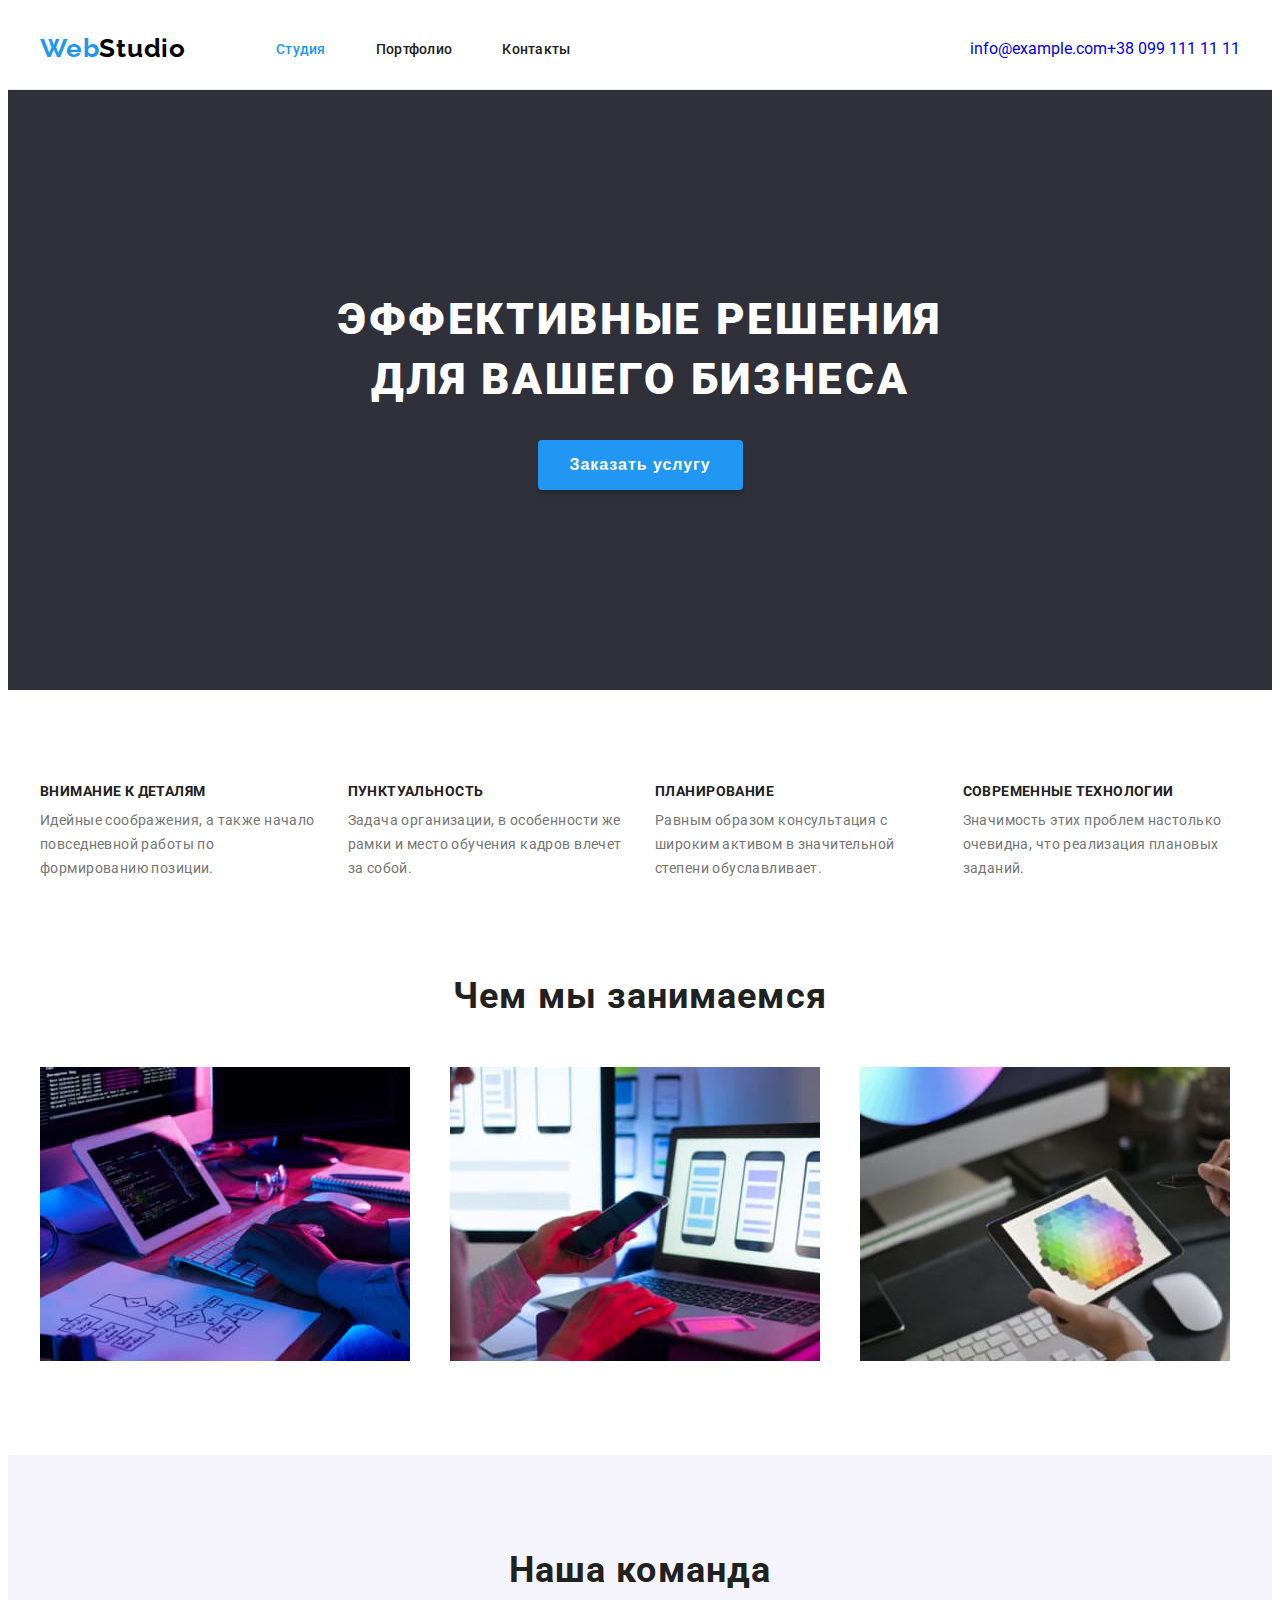
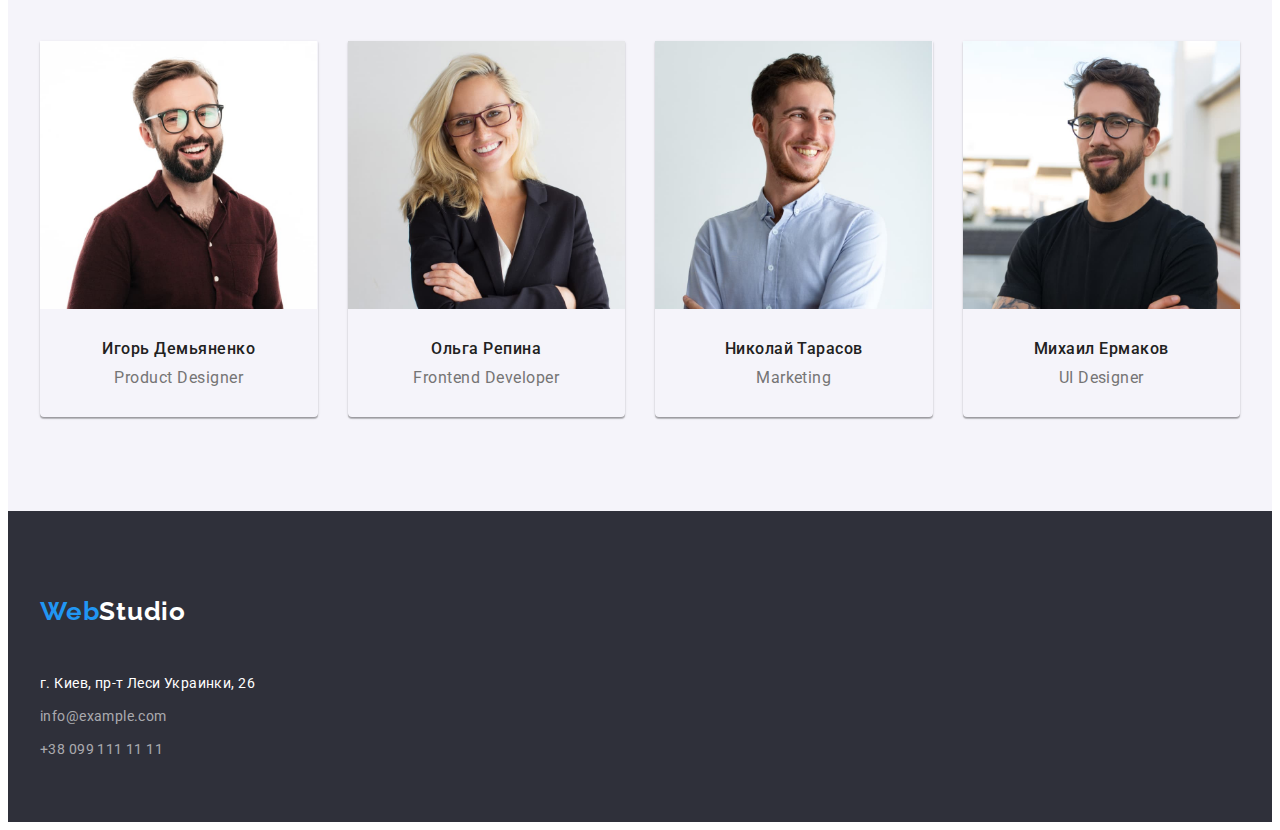
<file: index.html>
<!DOCTYPE html>
<html lang="ru">
<head>
    <meta charset="UTF-8">
    <meta http-equiv="X-UA-Compatible" content="IE=edge">
    <meta name="viewport" content="width=device-width, initial-scale=1.0">
    <title>WebStudio</title>
    <link rel="stylesheet" href="https://cdnjs.cloudflare.com/ajax/libs/modern-normalize/1.0.0/modern-normalize.css" integrity="sha512-Zx6MlUMKSVJoQ+83OwhdILe8cSEsCzfqThJd7J/VA2UrK6Ctj85p+xzqfyuNXE5B1k25uUdmJ2OzItbBy9GHAQ==" crossorigin="anonymous" />
    <link rel="preconnect" href="https://fonts.gstatic.com">
    <link href="https://fonts.googleapis.com/css2?family=Raleway:wght@700&family=Roboto:wght@400;500;700;900&display=swap" rel="stylesheet">
    <link rel="stylesheet" href="./css/styles.css">
</head>
<body>
    <header class="header">
        <div class="container">
            <nav class="header-navigation">
                <a class="link logo" href="/" lang="en">Web<span class="logo-text-white-theme">Studio</span></a>
                <ul class="list navigation-list">
                    <li class="navigation-item">
                        <a class="link navigation-link active-link" href="./index.html">Студия</a>
                    </li>
                    <li class="navigation-item">
                        <a class="link navigation-link" href="./portfolio.html">Портфолио</a>
                    </li>
                    <li class="navigation-item">
                        <a class="link navigation-link" href="">Контакты</a>
                    </li>
                </ul>
            </nav>
            <ul class="list contacts">
                <li><a class="link mail-link" href="mailto:info@example.com" lang="en">info@example.com</a></li>
                <li><a class="link tel-link" href="tel:+380991111111">+38 099 111 11 11</a></li>
            </ul>           
        </div>
    </header>
    <main class="main-container">
    <!--HERO-->
        <section class="hero">
            <div class="container hero-position">
                <h1 class="hero-title">Эффективные решения для вашего бизнеса</h1>
                <button class="modal-btn" type="button">Заказать услугу</button>
            </div>
        </section>
    <!--ADVANTAGE-->
        <section class="advantage">
            <div class="container">
                <h2 class="visually-hidden">Advantage</h2>
                <ul class="list advantage-list">
                    <li class="advantage-item">
                        <h3 class="advantage-item-title">Внимание к деталям</h3>
                        <p class="advantage-item-text">Идейные соображения, а также начало повседневной работы по формированию позиции.</p>
                    </li>
                    <li class="advantage-item">
                        <h3 class="advantage-item-title">Пунктуальность</h3>
                        <p class="advantage-item-text">Задача организации, в особенности же рамки и место обучения кадров влечет за собой.</p>
                    </li>
                    <li class="advantage-item">
                        <h3 class="advantage-item-title">Планирование</h3>
                        <p class="advantage-item-text">Равным образом консультация с широким активом в значительной степени обуславливает.</p>
                    </li>
                    <li class="advantage-item">
                        <h3 class="advantage-item-title">Современные технологии</h3>
                        <p class="advantage-item-text">Значимость этих проблем настолько очевидна, что реализация плановых заданий.</p>
                    </li>
                </ul>
            </div>
        </section>
    <!--GALLERY-->
        <section class="gallery">
            <div class="container">
                <h2 class="title gt-title">Чем мы занимаемся</h2>
                <ul class="list gallery-list">
                    <li class="gallery-item">
                        <img class="gallery-img" src="./img/gallery/img-1.jpg" alt="Написание кода сайта">
                    </li>
                    <li class="gallery-item">
                        <img class="gallery-img" src="./img/gallery/img-2.jpg" alt="Тестирование сайта на смартфоне">
                    </li>
                    <li class="gallery-item">
                        <img class="gallery-img" src="./img/gallery/img-3.jpg" alt="Палитра цветов на планшете">
                    </li>
                </ul>
            </div>
        </section>
    <!--TEAM-->
        <section class="team section">
            <div class="container">
                <h2 class="title gt-title">Наша команда</h2>
                <ul class="list team-list">
                    <li class="team-item">
                        <img class="team-img" src="./img/team/img-t-1.jpg" alt="Мужчина в бордовой рубашке с бородой">
                        <div class="team-subscribe">
                            <h3 class="team-item-title">Игорь Демьяненко</h3>
                            <p class="team-position" lang="en">Product Designer</p>
                        </div>
                    </li>
                    <li class="team-item">
                        <img class="team-img" src="./img/team/img-t-2.jpg" alt="Женщина в черном пиджаке и очках">
                        <div class="team-subscribe">
                            <h3 class="team-item-title">Ольга Репина</h3>
                            <p class="team-position" lang="en">Frontend Developer</p>
                        </div>
                    </li>
                    <li class="team-item">
                        <img class="team-img" src="./img/team/img-t-3.jpg" alt="Мужчина в голубой рубакше">
                        <div class="team-subscribe">
                            <h3 class="team-item-title">Николай Тарасов</h3>
                            <p class="team-position" lang="en">Marketing</p>
                        </div>
                    </li>
                    <li class="team-item">
                        <img class="team-img" src="./img/team/img-t-4.jpg" alt="Мужчина в очках, черной футболке и с бородой">
                        <div class="team-subscribe">
                            <h3 class="team-item-title">Михаил Ермаков</h3>
                            <p class="team-position" lang="en">UI Designer</p>
                        </div>
                    </li>
                </ul>
            </div>
        </section>
    </main>
    <footer class="footer">
        <div class="container">
            <a class="link logo footer-logo" href="/" lang="en">Web<span class="logo-text-dark-theme">Studio</span></a>
            <address class="address">
                <ul class="list contact-info">
                    <li class="contact-info-item">
                        <a class="link contact-info-location" href="https://goo.gl/maps/8V9FkgbPoYz4gnN9A" target="_blank" rel="noopener noreferrer">г. Киев, пр-т Леси Украинки, 26</a>
                    </li>
                    <li class="contact-info-item">
                        <a class="link contact-info-connection" href="mailto:info@example.com" lang="en">info@example.com</a>
                    </li>
                    <li class="contact-info-item">
                        <a class="link contact-info-connection" href="tel:+380991111111">+38 099 111 11 11</a>
                    </li>
                </ul>
            </address>
        </div>
    </footer>
</body>
</html>
</file>
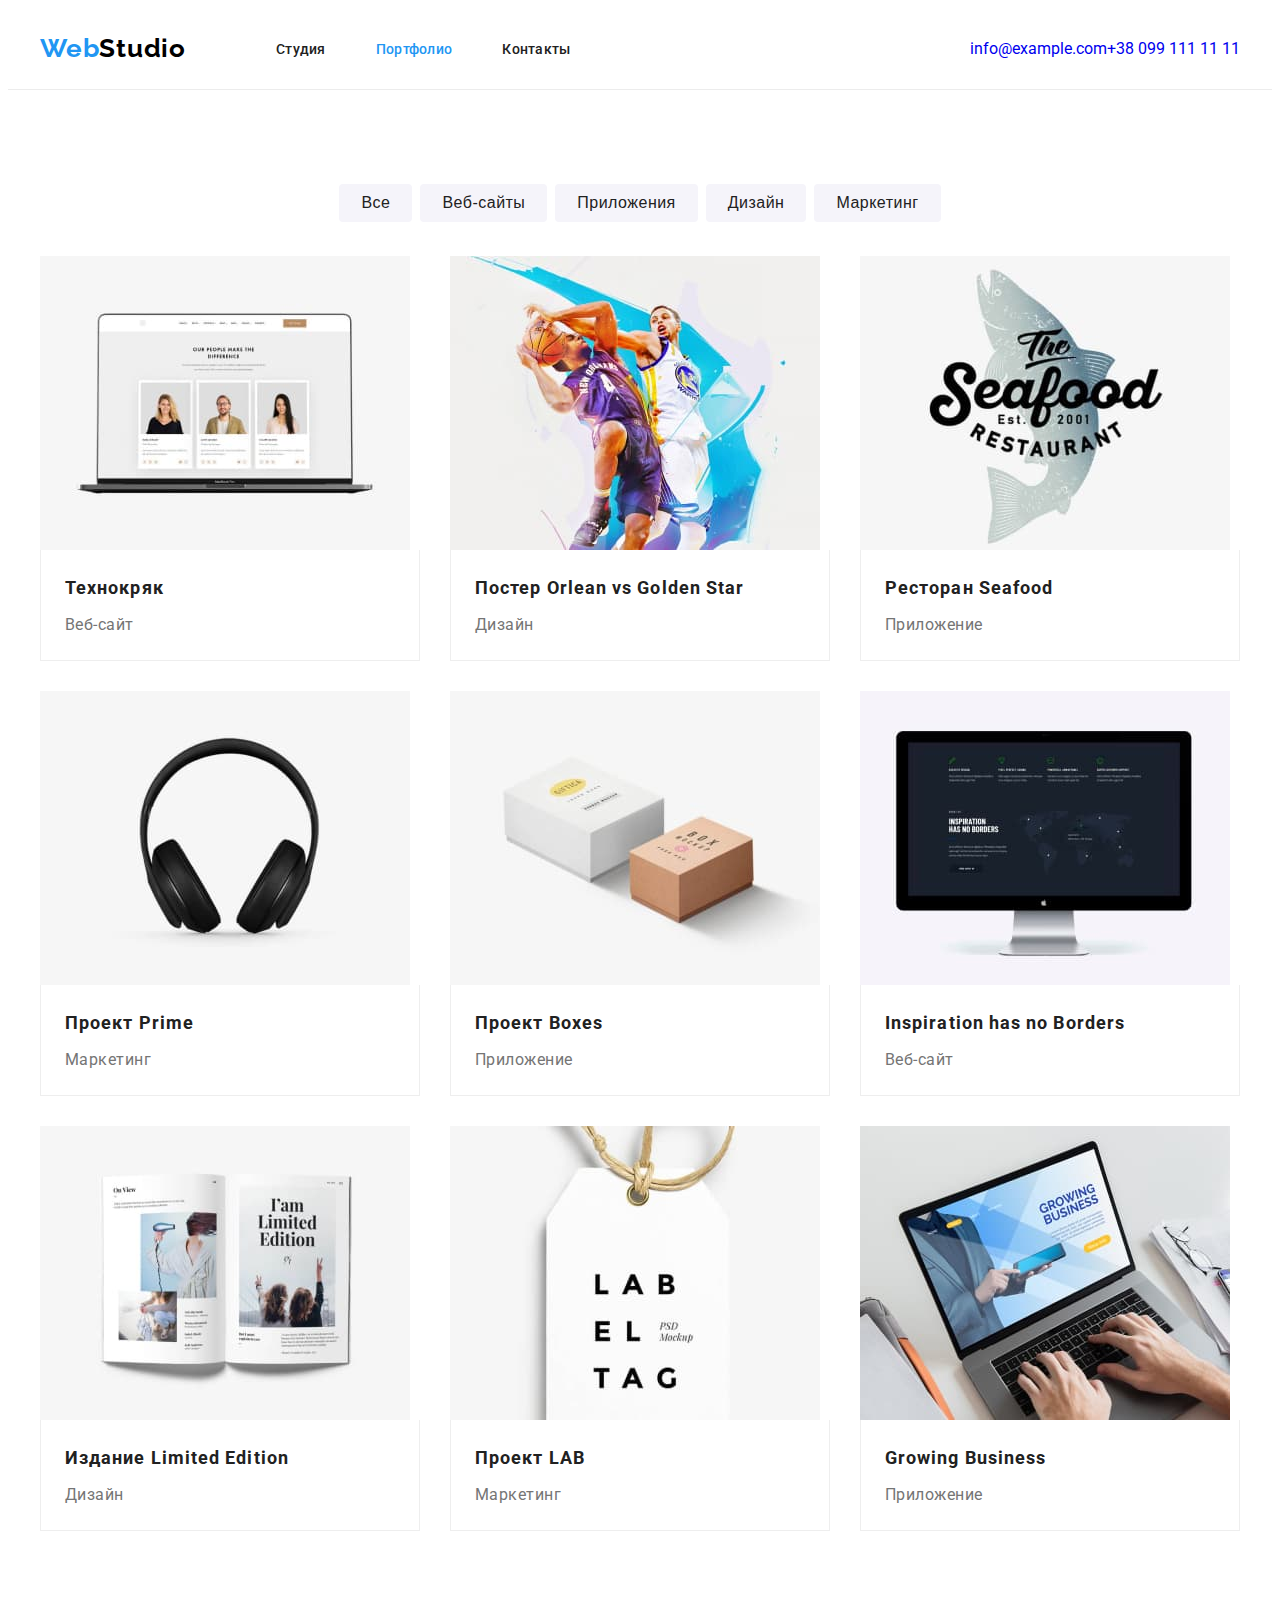
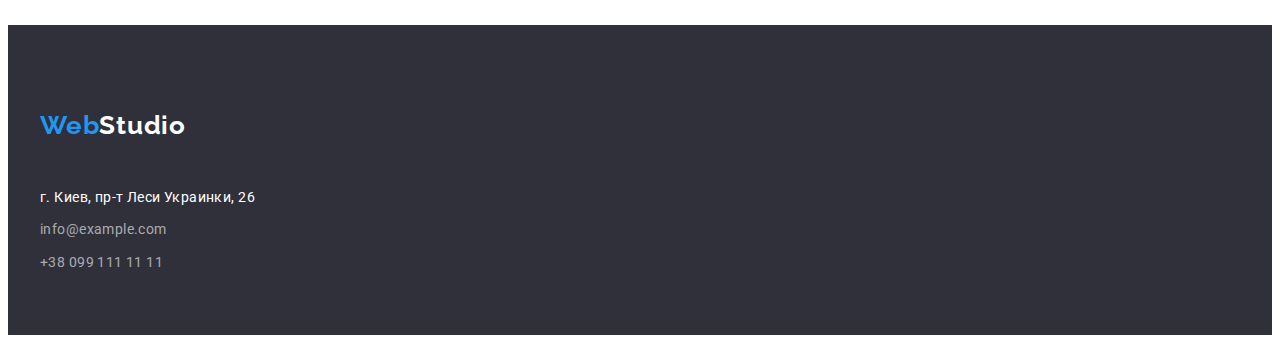
<file: portfolio.html>
<!DOCTYPE html>
<html lang="ru">
<head>
    <meta charset="UTF-8">
    <meta http-equiv="X-UA-Compatible" content="IE=edge">
    <meta name="viewport" content="width=device-width, initial-scale=1.0">
    <title>Portfolio</title>
    <link rel="stylesheet" href="https://cdnjs.cloudflare.com/ajax/libs/modern-normalize/1.0.0/modern-normalize.css" integrity="sha512-Zx6MlUMKSVJoQ+83OwhdILe8cSEsCzfqThJd7J/VA2UrK6Ctj85p+xzqfyuNXE5B1k25uUdmJ2OzItbBy9GHAQ==" crossorigin="anonymous" />
    <link rel="preconnect" href="https://fonts.gstatic.com">
    <link href="https://fonts.googleapis.com/css2?family=Raleway:wght@700&family=Roboto:wght@400;500;700;900&display=swap" rel="stylesheet">
    <link rel="stylesheet" href="./css/styles.css">
</head>
<body>
    <header class="header">
        <div class="container">
            <nav class="header-navigation">
                <a class="link logo" href="/" lang="en">Web<span class="logo-text-white-theme">Studio</span></a>
                <ul class="list navigation-list">
                    <li class="navigation-item">
                        <a class="link navigation-link" href="./index.html">Студия</a>
                    </li>
                    <li class="navigation-item">
                        <a class="link navigation-link active-link" href="./portfolio.html">Портфолио</a>
                    </li>
                    <li class="navigation-item">
                        <a class="link navigation-link" href="">Контакты</a>
                    </li>
                </ul>
            </nav>
            <ul class="list contacts">
                <li><a class="link mail-link" href="mailto:info@example.com" lang="en">info@example.com</a></li>
                <li><a class="link tel-link" href="tel:+380991111111">+38 099 111 11 11</a></li>
            </ul>
        </div>
    </header>
    <main class="portfolio-main">
    <!--WORK CATEGORIES-->
    <section class="work-categories">
        <div class="container">
    <!--FILTER BUTTONS-->
            <h2 class="visually-hidden">Категории работ</h2>
            <ul class="list filter-buttons-menu">
                <li class="filter-buttons-item">
                    <button class="filter-buttons" type="button">Все</button>
                </li>
                <li class="filter-buttons-item">
                    <button class="filter-buttons" type="button">Веб-сайты</button>
                </li>
                <li class="filter-buttons-item">
                    <button class="filter-buttons" type="button">Приложения</button>
                </li>
                <li class="filter-buttons-item">
                    <button class="filter-buttons" type="button">Дизайн</button>
                </li>
                <li class="filter-buttons-item">
                    <button class="filter-buttons" type="button">Маркетинг</button>
                </li>
            </ul>
            <ul class="list work-categories-list">
                <li class="work-categories-item">
                    <a class="link border" href="">
                        <img class="work-categories-img" src="./img/work-categories/img-work-categories-1.jpg" alt="Ноутбук с открытым сайтом">
                        <div class="work-categories-description">
                            <h3 class="work-categories-title">Технокряк</h3>
                            <p class="work-categories-product">Веб-сайт</p>
                        </div>
                    </a>
                </li>
                <li class="work-categories-item">
                    <a class="link" href="">
                        <img class="work-categories-img" src="./img/work-categories/img-work-categories-2.jpg" alt="Два баскетболиста с мячом">
                        <div class="work-categories-description">
                            <h3 class="work-categories-title">Постер <span lang="en">Orlean vs Golden Star</span></h3>
                            <p class="work-categories-product">Дизайн</p>
                        </div>
                    </a>
                </li>
                <li class="work-categories-item">
                    <a class="link" href="">
                        <img class="work-categories-img" src="./img/work-categories/img-work-categories-3.jpg" alt="Логотип ресторана">
                        <div class="work-categories-description">
                            <h3 class="work-categories-title">Ресторан <span lang="en">Seafood</span></h3>
                            <p class="work-categories-product">Приложение</p>
                        </div>
                    </a>
                </li>
                <li class="work-categories-item">
                    <a class="link" href="">
                        <img class="work-categories-img" src="./img/work-categories/img-work-categories-4.jpg" alt="Наушники">
                        <div class="work-categories-description">
                            <h3 class="work-categories-title">Проект <span lang="en">Prime</span></h3>
                            <p class="work-categories-product">Маркетинг</p>
                        </div>
                    </a>
                </li>
                <li class="work-categories-item">
                    <a class="link" href="">
                        <img class="work-categories-img" src="./img/work-categories/img-work-categories-5.jpg" alt="Две небольших коробки">
                        <div class="work-categories-description">
                            <h3 class="work-categories-title">Проект <span lang="en">Boxes</span></h3>
                            <p class="work-categories-product">Приложение</p>
                        </div>
                    </a>
                </li>
                <li class="work-categories-item">
                    <a class="link" href="">
                        <img class="work-categories-img" src="./img/work-categories/img-work-categories-6.jpg" alt="Монитор с открытым сайтом">
                        <div class="work-categories-description">
                            <h3 class="work-categories-title" lang="en">Inspiration has no Borders</h3>
                            <p class="work-categories-product">Веб-сайт</p>
                        </div>
                    </a>
                </li>
                <li class="work-categories-item">
                    <a class="link" href="">
                        <img class="work-categories-img" src="./img/work-categories/img-work-categories-7.jpg" alt="Развернутая книга с изображениями">
                        <div class="work-categories-description">
                            <h3 class="work-categories-title">Издание <span lang="en">Limited Edition</span></h3>
                            <p class="work-categories-product">Дизайн</p>
                        </div>
                    </a>
                </li>
                <li class="work-categories-item">
                    <a class="link" href="">
                        <img class="work-categories-img" src="./img/work-categories/img-work-categories-8.jpg" alt="Бирка на веревочке с логотипом проэкта">
                        <div class="work-categories-description">
                            <h3 class="work-categories-title">Проект <span lang="en">LAB</span></h3>
                            <p class="work-categories-product">Маркетинг</p>
                        </div>
                    </a>
                </li>
                <li class="work-categories-item">
                    <a class="link" href="">
                        <img class="work-categories-img" src="./img/work-categories/img-work-categories-9.jpg" alt="Человек работает за ноутбуком с открытим приложением">
                        <div class="work-categories-description">
                            <h3 class="work-categories-title" lang="en">Growing Business</h3>
                            <p class="work-categories-product">Приложение</p>
                        </div>
                    </a>
                </li>
            </ul>
        </div>
    </section>
    </main>
    <footer class="footer">
        <div class="container">
            <a class="link logo footer-logo" href="/" lang="en">Web<span class="logo-text-dark-theme">Studio</span></a>
            <address class="address">
                <ul class="list contact-info">
                    <li class="contact-info-item">
                        <a class="link contact-info-location" href="https://goo.gl/maps/8V9FkgbPoYz4gnN9A" target="_blank" rel="noopener noreferrer">г. Киев, пр-т Леси Украинки, 26</a>
                    </li>
                    <li class="contact-info-item">
                        <a class="link contact-info-connection" href="mailto:info@example.com" lang="en">info@example.com</a>
                    </li>
                    <li class="contact-info-item">
                        <a class="link contact-info-connection" href="tel:+380991111111">+38 099 111 11 11</a>
                    </li>
                </ul>
            </address>
        </div>
    </footer>
</body>
</html>
</file>
<file: css/styles.css>
/*================COMMON STYLES================*/
:root {
  --main-font: 'Roboto', sans-serif;
  --secondary-font: 'Raleway', sans-serif;
  --accent-color: #2196f3;
  --main-color: #fff;
  --second-color: #000;
  --title-color: #212121;
  --link-color: #757575;
  --background-color: #f5f4fa;
  --background-section-color: #2f303a;
  --box-shadow-color: rgba(0, 0, 0, 0.15);
  --contact-info-conection-color: rgba(255, 255, 255, 0.6);
  --line-color: #ececec;
  --work-categories-color: #eeeeee;
  --section-pt: 94px;
  --section-pb: 94px;
}

body {
  font-family: var(--main-font);
  background-color: var(--main-color);
}

h1,
h2,
h3,
h4,
h5,
h6,
p {
  margin: 0;
}

ul,
ol {
  margin: 0;
  padding: 0;
}

img {
  display: block;
  max-width: 100%;
}

.visually-hidden {
  position: absolute !important;
  clip: rect(1px 1px 1px 1px); /* IE6, IE7 */
  clip: rect(1px, 1px, 1px, 1px);
  padding: 0 !important;
  border: 0 !important;
  height: 1px !important;
  width: 1px !important;
  overflow: hidden;
}

.link {
  text-decoration: none;
}

.list {
  list-style: none;
}

.address {
  font-style: normal;
}

.title {
  font-weight: bold;
  font-size: 36px;
  line-height: 1.17;
  text-align: center;
  letter-spacing: 0.03em;
  color: var(--title-color);
}

.modal-btn {
  font-weight: bold;
  font-size: 16px;
  line-height: 1.87;
  letter-spacing: 0.06em;
  color: var(--main-color);
  cursor: pointer;
  background: var(--accent-color);
  box-shadow: 0px 4px 4px var(--box-shadow-color);
  border-radius: 4px;
  border-style: none;
  padding: 10px 32px;
}

.container {
  width: 1200px;
  margin: 0 auto;
  padding-left: 15px;
  padding-right: 15px;
}

.section {
  padding-top: var(--section-pt);
  padding-bottom: var(--section-pb);
}
/*========HEADER========*/
.header {
  border-bottom: var(--line-color) solid 1px;
}
.header .container {
  display: flex;
  align-items: center;
}
.header-navigation {
  display: flex;
  align-items: center;
}

.navigation-list {
  display: flex;
  align-items: center;
}

.logo {
  font-family: var(--secondary-font);
  font-weight: 700;
  font-size: 26px;
  line-height: 1.19;
  letter-spacing: 0.03em;
  color: var(--accent-color);
  padding-top: 25px;
  padding-bottom: 25px;
  margin-right: 90px;
}

.logo-text-white-theme {
  color: var(--second-color);
}

.logo-text-dark-theme {
  color: var(--main-color);
}

.navigation-link {
  font-weight: 500;
  font-size: 14px;
  line-height: 1.14;
  letter-spacing: 0.02em;
  padding-top: 32px;
  padding-bottom: 32px;
  color: var(--title-color);
}

.navigation-link:hover,
.navigation-link:focus {
  color: var(--accent-color);
}

.active-link {
  color: var(--accent-color);
}

.navigation-item:not(:last-child) {
  margin-right: 50px;
}

.contacts {
  display: flex;
  margin-left: auto;
}

.contacts-item-tel {
  margin-left: 50px;
}

.contacts-link {
  font-weight: 500;
  font-size: 14px;
  line-height: 1.14;
  letter-spacing: 0.02em;
  padding-top: 32px;
  padding-bottom: 32px;
  color: var(--link-color);
}

.contacts-link:hover,
.contacts-link:focus {
  color: var(--accent-color);
}

/*========END HEADER========*/

/*========FOOTER========*/
.contact-info-location {
  font-size: 14px;
  line-height: 1.71;
  letter-spacing: 0.03em;
  color: var(--main-color);
}

.contact-info-connection {
  font-size: 14px;
  line-height: 1.71;
  letter-spacing: 0.03em;
  color: var(--contact-info-conection-color);
}

.contact-info-item:not(:last-child) {
  margin-bottom: 9px;
}

.footer {
  background: var(--background-section-color);
  padding-top: 60px;
  padding-bottom: 60px;
}

.footer-logo {
  margin-bottom: 20px;
  display: block;
}
/*========END FOOTER========*/
/*================END COMMON STYLES================*/

/*================STUDIO================*/
/*========HERO========*/
.hero {
  background-color: var(--background-section-color);
}

.hero-title {
  font-weight: 900;
  font-size: 44px;
  line-height: 1.36;
  text-align: center;
  letter-spacing: 0.06em;
  text-transform: uppercase;
  color: var(--main-color);
  max-width: 696px;
  margin: 0 auto;
  /*padding-right: 252px;
  padding-left: 252px;*/
  margin-bottom: 30px;
}

.hero-position {
  padding-top: 200px;
  padding-bottom: 200px;
  text-align: center;
}
/*========END HERO========*/

/*========ADVANTAGE========*/
.advantage {
  padding-top: 94px;
  padding-bottom: 47px;
}

.advantage-list {
  display: flex;
  margin-left: -30px;
  margin-top: -30px;
}

.advantage-item {
  margin-top: 30px;
  margin-left: 30px;
  flex-basis: calc(100% / 3 - 30px);
}

.advantage-item-title {
  font-weight: bold;
  font-size: 14px;
  line-height: 1.14;
  letter-spacing: 0.03em;
  text-transform: uppercase;
  color: var(--title-color);
  margin-bottom: 10px;
}

.advantage-item-text {
  font-size: 14px;
  line-height: 1.71;
  letter-spacing: 0.03em;
  color: var(--link-color);
}
/*========END ADVANTAGE========*/

/*========GALLERY========*/
.gallery {
  padding-top: 47px;
  padding-bottom: 94px;
}

.gt-title {
  margin-bottom: 50px;
}

.gallery-list {
  display: flex;
  margin-top: -30px;
  margin-left: -30px;
}

.gallery-item {
  margin-top: 30px;
  margin-left: 30px;
  flex-basis: calc(100% / 3 - 30px);
}
/*========END GALLERY========*/

/*========TEAM========*/
.team {
  background-color: var(--background-color);
}

.team-list {
  display: flex;
  margin-top: -30px;
  margin-left: -30px;
}

.team-item {
  margin-top: 30px;
  margin-left: 30px;
  flex-basis: calc(100% / 4 - 30px);
  box-shadow: 0px 1px 3px rgba(0, 0, 0, 0.12), 0px 1px 1px rgba(0, 0, 0, 0.14),
    0px 2px 1px rgba(0, 0, 0, 0.2);
  border-radius: 0px 0px 4px 4px;
}

.team-item-title {
  font-weight: 500;
  font-size: 16px;
  line-height: 1.19;
  text-align: center;
  letter-spacing: 0.03em;
  color: var(--title-color);
  margin-bottom: 10px;
}

.team-position {
  font-size: 16px;
  line-height: 1.19;
  text-align: center;
  letter-spacing: 0.03em;
  color: var(--link-color);
}

.team-subscribe {
  padding-top: 30px;
  padding-bottom: 30px;
}
/*========END TEAM========*/
/*================END STUDIO================*/

/*================PORTFOLIO================*/
.work-categories {
  padding-top: var(--section-pt);
  padding-bottom: var(--section-pb);
}

/*========FILTER BUTTONS========*/
.filter-buttons {
  border-radius: 4px;
  border-style: none;
  background-color: var(--background-color);
  color: var(--title-color);
  font-weight: 500;
  font-size: 16px;
  line-height: 1.62;
  text-align: center;
  letter-spacing: 0.03em;
  padding: 6px 22px;
}

.filter-buttons:hover,
.filter-buttons:focus {
  background-color: var(--accent-color);
  cursor: pointer;
  color: var(--main-color);
  box-shadow: 0px 3px 1px rgba(0, 0, 0, 0.1), 0px 1px 2px rgba(0, 0, 0, 0.08),
    0px 2px 2px rgba(0, 0, 0, 0.12);
}

.filter-buttons-menu {
  display: flex;
  align-items: center;
  text-align: center;
  justify-content: center;
  margin-bottom: 34px;
}
.filter-buttons-item:not(:last-child) {
  margin-right: 8px;
}
/*========END FILTER BUTTONS========*/

/*========WORK CATEGORIES========*/
.work-categories-title {
  font-weight: bold;
  font-size: 18px;
  line-height: 2;
  letter-spacing: 0.06em;
  color: var(--title-color);
  margin-bottom: 4px;
}

.work-categories-product {
  font-size: 16px;
  line-height: 1.87;
  letter-spacing: 0.03em;
  color: var(--link-color);
}

.work-categories-description {
  padding: 20px 24px;
  border: var(--work-categories-color) solid 1px;
  border-top: none;
}

.work-categories-list {
  display: flex;
  flex-direction: row;
  align-items: center;
  flex-wrap: wrap;
  margin-left: -30px;
  margin-top: -30px;
}
.work-categories-item {
  margin-left: 30px;
  margin-top: 30px;
  flex-basis: calc(100% / 3 - 30px);
}
/*========END WORK CATEGORIES========*/
</file>
